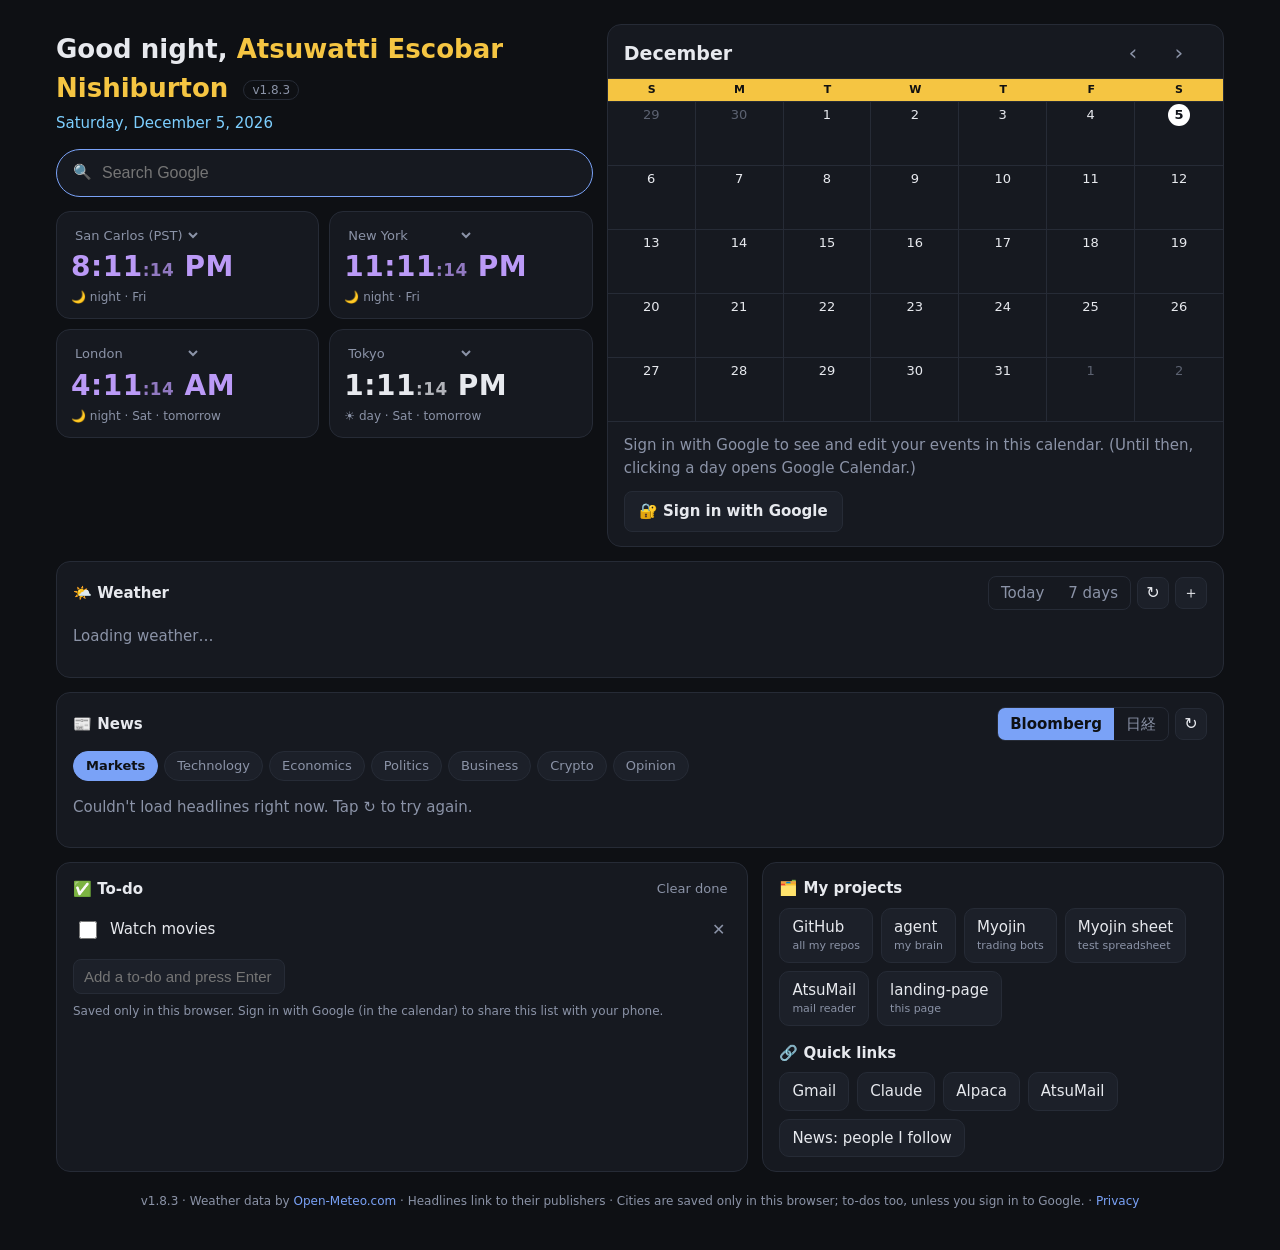
<file: index.html>
<!DOCTYPE html>
<html lang="en">
<head>
  <meta charset="utf-8">
  <meta name="viewport" content="width=device-width, initial-scale=1">
  <meta name="theme-color" content="#0e1014">
  <title>Atsushi's landing page</title>
  <link rel="icon" href="data:image/svg+xml,<svg xmlns='http://www.w3.org/2000/svg' viewBox='0 0 100 100'><text y='.9em' font-size='90'>🏠</text></svg>">
  <link rel="manifest" href="manifest.webmanifest">
  <link rel="apple-touch-icon" href="icons/icon-192.png">
  <link rel="stylesheet" href="css/style.css?v=1.8.3">
</head>
<body>
  <main class="page">
    <div class="top-grid">
    <header class="top">
      <div class="hello">
        <h1 id="greeting">Hello</h1>
        <div id="today" class="muted"></div>
      </div>
    </header>
    <form class="search" action="https://www.google.com/search" method="get" role="search">
      <span aria-hidden="true">🔍</span>
      <input id="search" name="q" type="search" placeholder="Search Google" autocomplete="off" aria-label="Search Google">
      <kbd class="key-hint" title="Press / to jump to the search box" aria-hidden="true">/</kbd>
    </form>
    <section class="clocks-area" aria-label="World clocks">
      <div id="clocks" class="clocks"></div>
    </section>
    <section class="card cal-card" aria-labelledby="gcal-title">
      <div class="card-head mg-head">
        <h2 id="gcal-title" class="mg-title"><button type="button" id="cal-title" class="cal-title" title="Back to this month"></button></h2>
        <div class="month-nav">
          <button type="button" id="cal-prev" class="cal-nav" aria-label="Previous month">‹</button>
          <button type="button" id="cal-next" class="cal-nav" aria-label="Next month">›</button>
        </div>
        <div class="head-tools">
          <button type="button" id="gcal-signout" class="link-btn" hidden>Sign out</button>
          <button type="button" id="gcal-refresh" class="icon-btn" title="Refresh calendar" aria-label="Refresh calendar" hidden>↻</button>
          <button type="button" id="gcal-add" class="add-pill" title="Add event" aria-label="Add event" hidden>＋</button>
        </div>
      </div>
      <div id="month-grid" class="month-grid"></div>
      <div id="gcal-body" class="gcal-body"></div>
    </section>
    </div>

    <section class="card" aria-labelledby="weather-title">
      <div class="card-head">
        <h2 id="weather-title">🌤️ Weather</h2>
        <div class="head-tools">
          <div class="switch" role="group" aria-label="Weather view">
            <button type="button" data-mode="today">Today</button>
            <button type="button" data-mode="week">7 days</button>
          </div>
          <button type="button" id="weather-refresh" class="icon-btn" title="Refresh weather" aria-label="Refresh weather">↻</button>
          <button type="button" id="city-add-toggle" class="icon-btn" title="Add a city" aria-label="Add a city">＋</button>
        </div>
      </div>
      <form id="city-form" class="city-form" hidden>
        <input id="city-input" type="text" placeholder="Type a city, like Seattle" autocomplete="off" aria-label="City name">
        <button type="submit">Find</button>
        <div id="city-results" class="city-results"></div>
      </form>
      <div id="weather" class="weather"><p class="muted">Loading weather…</p></div>
      <div id="weather-updated" class="tiny muted"></div>
    </section>

    <section class="card" aria-labelledby="news-title">
      <div class="card-head">
        <h2 id="news-title">📰 News</h2>
        <div class="head-tools">
          <div id="news-sources" class="switch" role="tablist" aria-label="News source"></div>
          <button type="button" id="news-refresh" class="icon-btn" title="Refresh news" aria-label="Refresh news">↻</button>
        </div>
      </div>
      <div id="news-genres" class="news-genres" role="tablist" aria-label="Genre"></div>
      <div id="news-list" class="news-list"><p class="muted">Loading news…</p></div>
      <div id="news-updated" class="tiny muted"></div>
    </section>

    <div class="two-col">
      <section class="card" aria-labelledby="todo-title">
        <div class="card-head">
          <h2 id="todo-title">✅ To-do</h2>
          <button type="button" id="todo-clear" class="link-btn">Clear done</button>
        </div>
        <ul id="todo-list" class="todo-list"></ul>
        <form id="todo-form">
          <input id="todo-input" type="text" placeholder="Add a to-do and press Enter" autocomplete="off" aria-label="New to-do">
        </form>
        <div id="todo-status" class="tiny muted todo-status" role="status"></div>
      </section>

      <section class="card" aria-labelledby="proj-title">
        <h2 id="proj-title">🗂️ My projects</h2>
        <div id="projects" class="chips"></div>
        <h2 class="spaced">🔗 Quick links</h2>
        <div id="links" class="chips"></div>
      </section>
    </div>

    <footer class="tiny muted">
      <span id="version"></span> ·
      Weather data by <a href="https://open-meteo.com/">Open-Meteo.com</a> ·
      Headlines link to their publishers ·
      Cities are saved only in this browser; to-dos too, unless you sign in to Google. ·
      <a href="privacy.html">Privacy</a>
    </footer>
  </main>

  <script src="js/config.js?v=1.8.3"></script>
  <script src="js/app.js?v=1.8.3"></script>
  <script src="https://accounts.google.com/gsi/client" async defer></script>
  <script src="js/calendar.js?v=1.8.3"></script>
  <script src="js/todo.js?v=1.8.3"></script>
  <script src="js/news.js?v=1.8.3"></script>
</body>
</html>
</file>
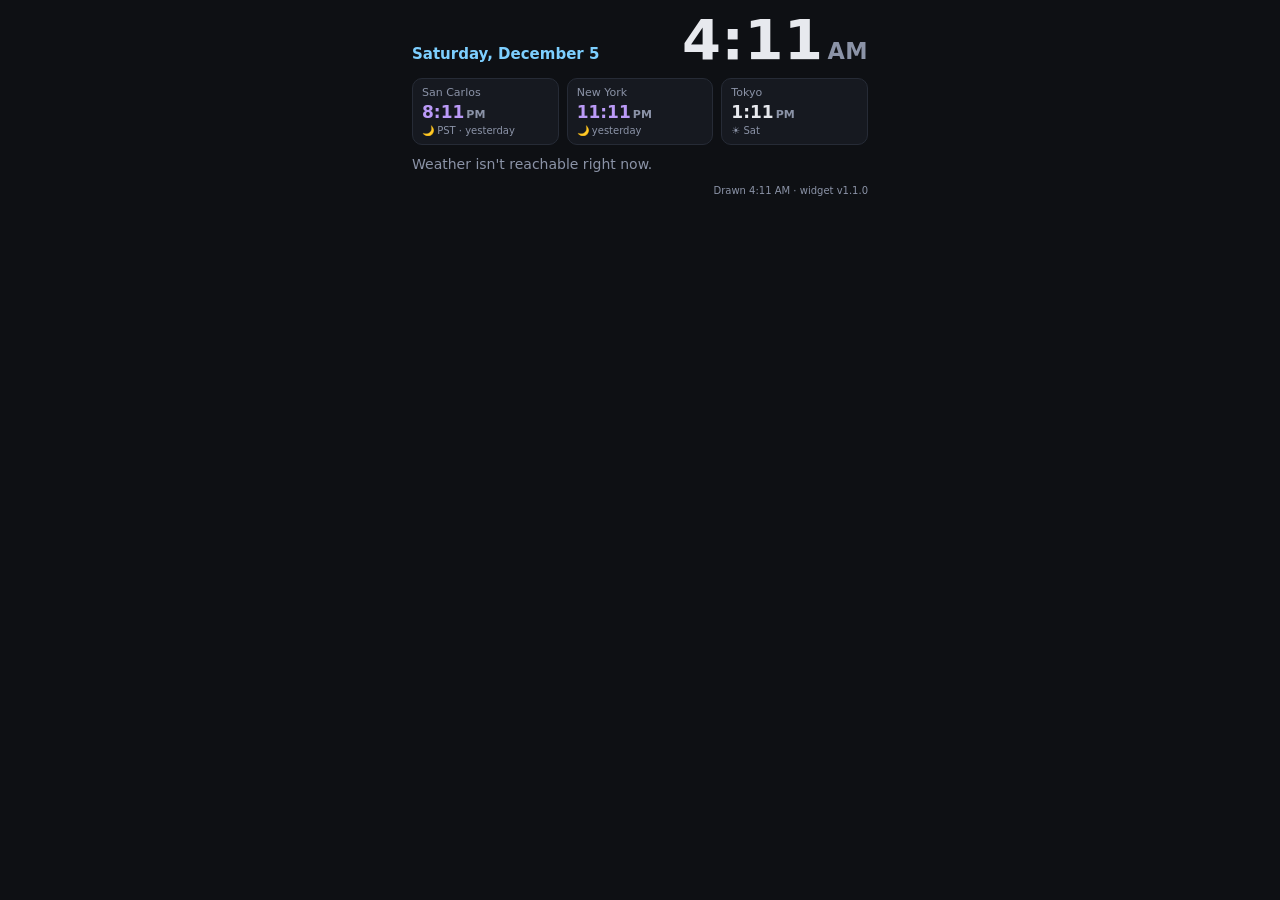
<file: widget/index.html>
<!DOCTYPE html>
<html lang="en">
<head>
  <meta charset="utf-8">
  <meta name="viewport" content="width=device-width, initial-scale=1">
  <meta name="theme-color" content="#0e1014">
  <title>Atsushi's widget</title>
  <link rel="icon" href="../icons/icon-192.png">
  <link rel="stylesheet" href="widget.css">
</head>
<body>
  <a id="open" class="widget" href="../" aria-label="Open the full landing page">
    <header class="now">
      <div id="date" class="date"></div>
      <div id="time" class="time"></div>
    </header>

    <section id="clocks" class="clocks" aria-label="World clocks"></section>

    <section class="block" aria-label="Weather">
      <div id="weather" class="weather"><p class="muted">Loading weather…</p></div>
      <div id="compare" class="compare"></div>
    </section>

    <footer id="foot" class="foot"></footer>
  </a>

  <script src="config.js"></script>
  <script src="widget.js"></script>
</body>
</html>
</file>
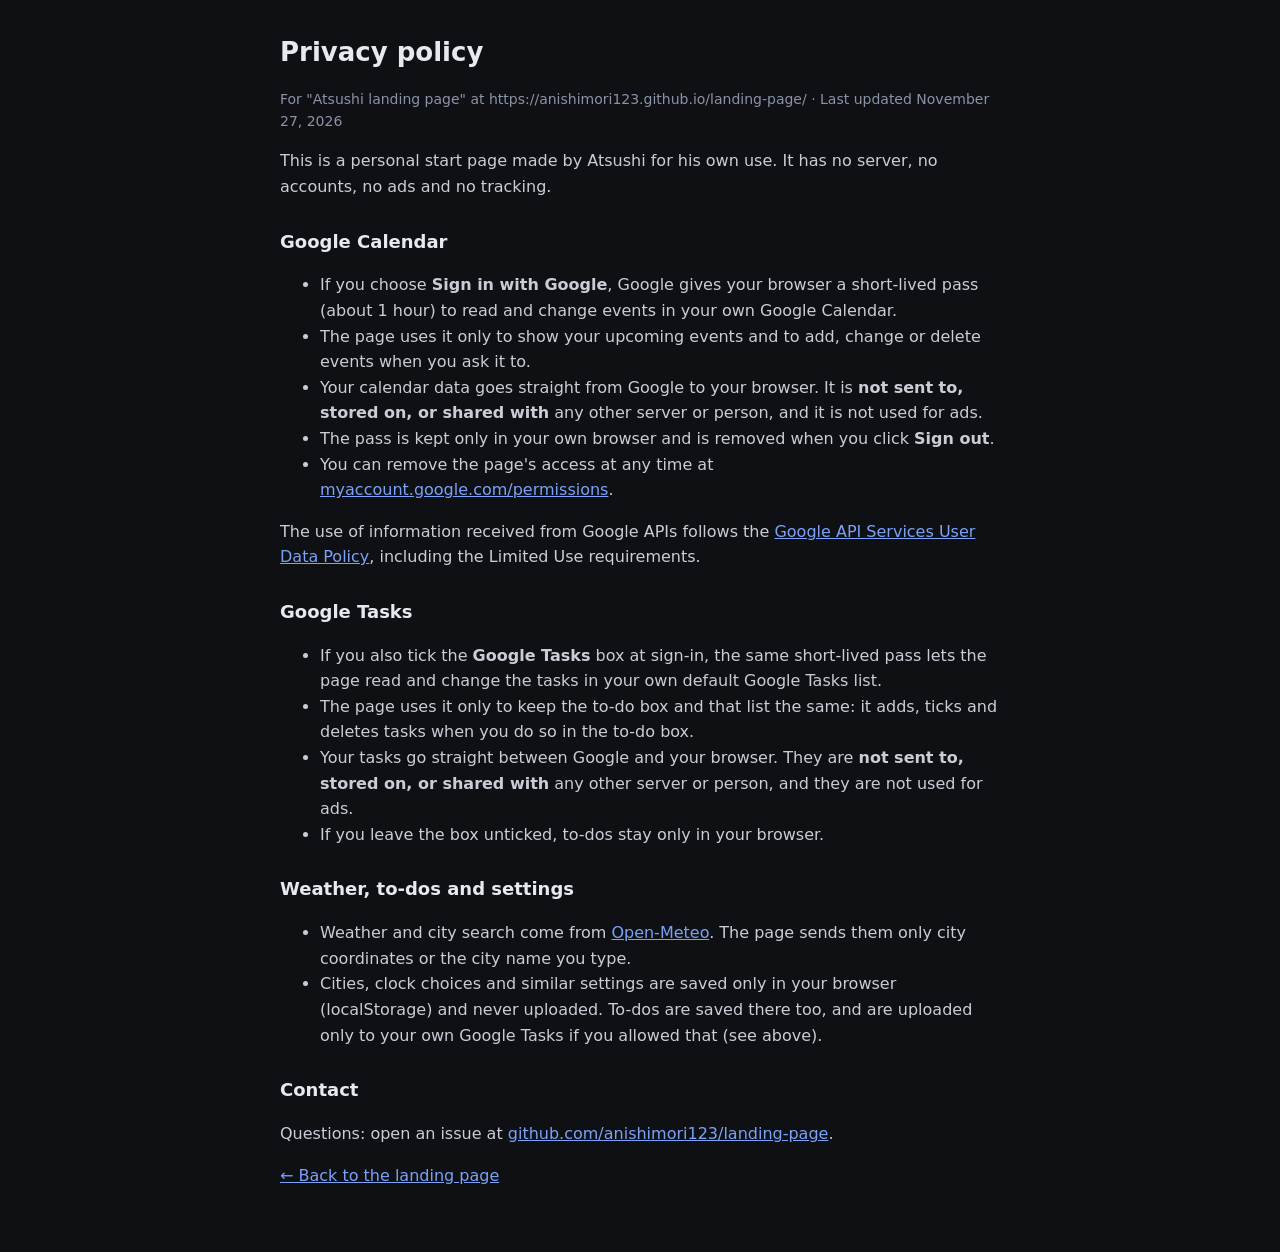
<file: privacy.html>
<!DOCTYPE html>
<html lang="en">
<head>
  <meta charset="utf-8">
  <meta name="viewport" content="width=device-width, initial-scale=1">
  <meta name="theme-color" content="#0e1014">
  <title>Privacy policy · Atsushi's landing page</title>
  <style>
    body { margin: 0; background: #0e1014; color: #e7e9ee; font: 16px/1.6 system-ui, -apple-system, "Segoe UI", Roboto, sans-serif; }
    main { max-width: 720px; margin: 0 auto; padding: 32px 18px 48px; }
    h1 { font-size: 26px; margin: 0 0 4px; }
    h2 { font-size: 18px; margin: 28px 0 6px; }
    p, li { color: #c9cdd6; }
    .muted { color: #8b93a7; font-size: 14px; }
    a { color: #7aa2f7; }
  </style>
</head>
<body>
  <main>
    <h1>Privacy policy</h1>
    <p class="muted">For "Atsushi landing page" at https://anishimori123.github.io/landing-page/ · Last updated November 27, 2026</p>

    <p>This is a personal start page made by Atsushi for his own use. It has no server, no accounts, no ads and no tracking.</p>

    <h2>Google Calendar</h2>
    <ul>
      <li>If you choose <strong>Sign in with Google</strong>, Google gives your browser a short-lived pass (about 1 hour) to read and change events in your own Google Calendar.</li>
      <li>The page uses it only to show your upcoming events and to add, change or delete events when you ask it to.</li>
      <li>Your calendar data goes straight from Google to your browser. It is <strong>not sent to, stored on, or shared with</strong> any other server or person, and it is not used for ads.</li>
      <li>The pass is kept only in your own browser and is removed when you click <strong>Sign out</strong>.</li>
      <li>You can remove the page's access at any time at <a href="https://myaccount.google.com/permissions">myaccount.google.com/permissions</a>.</li>
    </ul>
    <p>The use of information received from Google APIs follows the <a href="https://developers.google.com/terms/api-services-user-data-policy">Google API Services User Data Policy</a>, including the Limited Use requirements.</p>

    <h2>Google Tasks</h2>
    <ul>
      <li>If you also tick the <strong>Google Tasks</strong> box at sign-in, the same short-lived pass lets the page read and change the tasks in your own default Google Tasks list.</li>
      <li>The page uses it only to keep the to-do box and that list the same: it adds, ticks and deletes tasks when you do so in the to-do box.</li>
      <li>Your tasks go straight between Google and your browser. They are <strong>not sent to, stored on, or shared with</strong> any other server or person, and they are not used for ads.</li>
      <li>If you leave the box unticked, to-dos stay only in your browser.</li>
    </ul>

    <h2>Weather, to-dos and settings</h2>
    <ul>
      <li>Weather and city search come from <a href="https://open-meteo.com/">Open-Meteo</a>. The page sends them only city coordinates or the city name you type.</li>
      <li>Cities, clock choices and similar settings are saved only in your browser (localStorage) and never uploaded. To-dos are saved there too, and are uploaded only to your own Google Tasks if you allowed that (see above).</li>
    </ul>

    <h2>Contact</h2>
    <p>Questions: open an issue at <a href="https://github.com/anishimori123/landing-page/issues">github.com/anishimori123/landing-page</a>.</p>

    <p><a href="./">← Back to the landing page</a></p>
  </main>
</body>
</html>
</file>
<file: css/style.css>
/* Dark theme, like AtsuMail */
:root {
  --bg: #0e1014;
  --card: #161920;
  --card-2: #1c2029;
  --border: #262b36;
  --text: #e7e9ee;
  --muted: #8b93a7;
  --accent: #7aa2f7;
  --good: #9ece6a;
  --rain: #7dcfff;
  --night: #bb9af7;
  --yellow: #f5c542;
  --radius: 14px;
}
* { box-sizing: border-box; }
html, body { margin: 0; background: var(--bg); color: var(--text); }
body { font: 15px/1.5 system-ui, -apple-system, "Segoe UI", Roboto, sans-serif; }
a { color: var(--accent); text-decoration: none; }
a:hover { text-decoration: underline; }
h1 { font-size: 26px; font-weight: 600; margin: 0; }
h2 { font-size: 15px; font-weight: 600; margin: 0; color: var(--text); }
.muted { color: var(--muted); }
.tiny { font-size: 12px; }
.spaced { margin-top: 16px; }

.page { max-width: 1200px; margin: 0 auto; padding: 24px 16px 40px; display: grid; gap: 14px; }
/* Top: greeting, search and clocks on the left; month calendar on the right */
.top-grid { display: grid; grid-template-columns: minmax(0, 1fr) minmax(0, 1.15fr); grid-template-areas: "hello cal" "search cal" "clocks cal"; grid-template-rows: auto auto 1fr; gap: 14px; align-items: start; }
.top-grid > .top { grid-area: hello; }
.top-grid > .search { grid-area: search; }
.top-grid > .clocks-area { grid-area: clocks; }
.top-grid > .cal-card { grid-area: cal; }
.clocks-area .clocks { grid-template-columns: repeat(2, minmax(0, 1fr)); }
.top { display: flex; justify-content: space-between; align-items: flex-start; flex-wrap: wrap; gap: 12px; }
.hello { display: grid; gap: 4px; padding-top: 6px; min-width: 0; }
.nick { color: var(--yellow); }
/* Small version number next to my name */
.ver { font-size: 12px; font-weight: 500; color: var(--muted); border: 1px solid var(--border); border-radius: 999px; padding: 2px 8px; margin-left: 6px; vertical-align: middle; white-space: nowrap; }
#today { color: #7dcfff; }

/* My calendar: month view like the phone widget */
.mg-head { margin-bottom: 6px; }
.mg-title { flex: 1; margin: 0; }
.cal-title { background: none; border: 0; padding: 0; font-size: 19px; font-weight: 700; color: var(--text); }
.cal-title:hover { color: var(--accent); }
.month-nav { display: flex; gap: 18px; margin-right: 6px; }
.cal-nav { background: none; border: 0; color: var(--muted); font-size: 22px; line-height: 1; width: 28px; height: 28px; padding: 0; }
.cal-nav:hover { color: var(--text); }
.add-pill { background: #f1f1f1; color: #222; border: 0; border-radius: 999px; font-size: 18px; line-height: 1; padding: 4px 16px; }
.add-pill:hover { background: #fff; }
.month-grid { display: grid; grid-template-columns: repeat(7, minmax(0, 1fr)); border-top: 1px solid var(--border); margin: 0 -16px 12px; }
.mg-dow { text-align: center; color: #111; font-weight: 600; background: var(--yellow); font-size: 11px; padding: 3px 0; border-bottom: 1px solid var(--border); }
.mg-day { min-height: 64px; padding: 2px 2px 4px; border-right: 1px solid var(--border); border-bottom: 1px solid var(--border); cursor: pointer; display: flex; flex-direction: column; gap: 2px; min-width: 0; }
.mg-day:nth-child(7n) { border-right: 0; }
.mg-day:hover { background: var(--card-2); }
.mg-day.selected { box-shadow: inset 0 0 0 2px var(--accent); }
.mg-day.other .mg-num { color: var(--muted); opacity: .6; }
.mg-num { text-align: center; font-size: 13px; }
.mg-num span { display: inline-grid; place-items: center; min-width: 22px; height: 22px; border-radius: 50%; }
.mg-day.today .mg-num span { background: #fff; color: #10131a; font-weight: 700; }
.ev-box { display: block; width: 100%; border: 0; border-radius: 4px; padding: 1px 4px; font-size: 11px; line-height: 1.35; text-align: left; white-space: nowrap; overflow: hidden; text-overflow: ellipsis; cursor: pointer; }
.ev-box:hover { filter: brightness(1.12); }
.ev-more { font-size: 11px; color: var(--muted); padding-left: 4px; }

/* Day details under the grid */
.add-btn { font-size: 13px; padding: 5px 10px; }
.google-btn { margin-top: 4px; font-weight: 600; padding: 8px 14px; }
.gcal-body .muted { margin: 4px 0 8px; }
.gcal-day { margin-bottom: 10px; }
.gcal-day-head { display: flex; justify-content: space-between; align-items: baseline; gap: 8px; margin: 2px 0 6px; }
.gcal-date { font-size: 13px; color: var(--muted); font-weight: 600; }
.gcal-date.is-today { color: var(--yellow); }
.gcal-event { display: flex; align-items: baseline; gap: 10px; width: 100%; text-align: left; background: var(--card-2); border: 1px solid var(--border); border-radius: 8px; padding: 7px 10px; margin-bottom: 5px; }
.gcal-dot { flex: none; width: 9px; height: 9px; border-radius: 50%; align-self: center; }
.gcal-time { flex: none; min-width: 128px; color: var(--muted); font-size: 13px; font-variant-numeric: tabular-nums; }
.gcal-title { overflow-wrap: anywhere; }
.gcal-title small { color: var(--muted); }
.gcal-none { color: var(--muted); font-size: 13px; padding: 2px 0 4px; }
.gcal-note { font-size: 13px; color: var(--muted); margin-bottom: 8px; }
.gcal-form { display: grid; gap: 10px; max-width: 520px; }
.gcal-form-title { font-weight: 600; }
.gcal-form label { display: grid; gap: 4px; font-size: 13px; color: var(--muted); }
.gcal-form label.check { display: flex; align-items: center; gap: 8px; color: var(--text); }
.gcal-form input:not([type=checkbox]), .gcal-form select { background: var(--card-2); border: 1px solid var(--border); border-radius: 8px; color: var(--text); padding: 8px 10px; font: inherit; color-scheme: dark; }
.gcal-form input:focus, .gcal-form select:focus { border-color: var(--accent); outline: none; }
.gcal-form .row { display: grid; grid-template-columns: 1fr 1fr; gap: 10px; }
.gcal-form.all-day .time-field { visibility: hidden; }
.gcal-actions { display: flex; flex-wrap: wrap; align-items: center; gap: 8px; }
.gcal-actions .primary { background: var(--accent); color: #0e1014; border-color: var(--accent); font-weight: 600; }
.danger { color: #f7768e; }
.danger:hover { border-color: #f7768e; }
.gcal-error { color: #f7768e; font-size: 13px; min-height: 1em; }
.gcal-confirm { display: flex; flex-wrap: wrap; align-items: center; gap: 8px; font-size: 13px; padding: 8px 10px; border: 1px solid #f7768e; border-radius: 8px; }
.gcal-confirm[hidden] { display: none; }
@media (max-width: 720px) {
  .mg-day { min-height: 58px; padding: 2px 1px 3px; gap: 2px; }
  .ev-box { font-size: 10px; padding: 1px 3px; border-radius: 4px; }
  .mg-num { font-size: 13px; }
  .mg-num span { min-width: 22px; height: 22px; }
  .cal-title { font-size: 18px; }
  .month-nav { gap: 6px; }
  .add-pill { padding: 4px 16px; }
  .gcal-event { flex-wrap: wrap; gap: 4px 10px; }
  .gcal-time { min-width: 0; }
}

.search { display: flex; align-items: center; gap: 10px; background: var(--card); border: 1px solid var(--border); border-radius: 999px; padding: 4px 16px; }
.search input { flex: 1; background: transparent; border: 0; color: var(--text); font-size: 16px; padding: 10px 0; outline: none; }
.search:focus-within { border-color: var(--accent); }
/* Small "/" key hint (computers only; hidden while typing and on phones) */
.key-hint { font: 12px/1 ui-monospace, Consolas, monospace; color: var(--muted); border: 1px solid var(--border); border-radius: 5px; padding: 3px 7px; }
.search:focus-within .key-hint { visibility: hidden; }
@media (max-width: 720px) { .key-hint { display: none; } }

.card { background: var(--card); border: 1px solid var(--border); border-radius: var(--radius); padding: 14px 16px; }
.card-head { display: flex; justify-content: space-between; align-items: center; gap: 8px; margin-bottom: 10px; flex-wrap: wrap; }
.head-tools { display: flex; align-items: center; gap: 6px; }

button { font: inherit; color: var(--text); background: var(--card-2); border: 1px solid var(--border); border-radius: 8px; padding: 4px 10px; cursor: pointer; }
button:hover { border-color: var(--accent); }
.icon-btn { width: 32px; height: 32px; padding: 0; font-size: 16px; }
.link-btn { background: none; border: 0; color: var(--muted); font-size: 13px; padding: 2px 4px; }
.link-btn:hover { color: var(--accent); }
.switch { display: flex; border: 1px solid var(--border); border-radius: 8px; overflow: hidden; }
.switch button { border: 0; border-radius: 0; background: transparent; color: var(--muted); padding: 5px 12px; }
.switch button.on { background: var(--accent); color: #0e1014; font-weight: 600; }

/* Clocks */
.clocks { display: grid; grid-template-columns: repeat(4, minmax(0, 1fr)); gap: 10px; }
.clock { background: var(--card); border: 1px solid var(--border); border-radius: var(--radius); padding: 12px 14px; }
.clock .label { color: var(--muted); font-size: 13px; }
.clock-pick { max-width: 100%; background: transparent; color: var(--muted); border: 1px solid transparent; border-radius: 6px; font: inherit; font-size: 13px; padding: 1px 2px; margin-left: -3px; cursor: pointer; }
.clock-pick:hover, .clock-pick:focus { border-color: var(--border); color: var(--text); outline: none; }
.clock-pick option { background: var(--card); color: var(--text); }
.clock .time { font-size: 28px; font-weight: 600; letter-spacing: .5px; font-variant-numeric: tabular-nums; }
.clock .sub { font-size: 12px; color: var(--muted); }
.clock.night .time { color: var(--night); }
.clock .time .sec { font-size: 0.6em; opacity: .75; }

/* °F big, °C next to it in smaller grey */
.city .now .c { font-size: 15px; font-weight: 500; color: var(--muted); margin-left: 8px; }
.c-line { color: var(--muted); font-size: 12px; }
.week td .hl { display: block; }
.week td .c-line { font-size: 11px; }
.unit { font-size: 10px; color: var(--muted); margin-left: 1px; }

/* Weather: today */
.weather-today { display: grid; grid-template-columns: repeat(auto-fit, minmax(150px, 1fr)); gap: 10px; }
.city { position: relative; background: var(--card-2); border: 1px solid var(--border); border-radius: 12px; padding: 10px 12px; }
.city .name { font-size: 13px; color: var(--muted); padding-right: 18px; }
.city .now { font-size: 26px; font-weight: 600; }
.city .icon { font-size: 22px; margin-right: 6px; }
.city .desc { font-size: 12px; color: var(--muted); }
.city .hl { font-size: 13px; }
.rain { color: var(--rain); font-size: 12px; }
.remove { position: absolute; top: 6px; right: 6px; width: 22px; height: 22px; padding: 0; font-size: 13px; line-height: 1; background: transparent; border: 0; color: var(--muted); }
.remove:hover { color: #f7768e; }

/* Weather: 7 days */
.table-wrap { overflow-x: auto; }
.week { width: 100%; border-collapse: collapse; min-width: 640px; }
.week th, .week td { padding: 8px 6px; text-align: center; border-bottom: 1px solid var(--border); white-space: nowrap; }
.week th { font-size: 12px; color: var(--muted); font-weight: 600; }
.week th:first-child, .week td:first-child { text-align: left; position: sticky; left: 0; background: var(--card); }
.week td .icon { font-size: 18px; display: block; }
.week td .hl { font-size: 13px; }
.week td .lo { color: var(--muted); }
.week tr:last-child td { border-bottom: 0; }

.city-form { display: flex; flex-wrap: wrap; gap: 8px; margin-bottom: 12px; }
.city-form[hidden] { display: none; }
.city-form input, #todo-input { flex: 1; min-width: 180px; background: var(--card-2); border: 1px solid var(--border); border-radius: 8px; color: var(--text); padding: 8px 10px; font-size: 15px; outline: none; }
.city-form input:focus, #todo-input:focus { border-color: var(--accent); }
.city-results { flex-basis: 100%; display: flex; flex-wrap: wrap; gap: 6px; }

/* Two columns */
.two-col { display: grid; grid-template-columns: minmax(0, 3fr) minmax(0, 2fr); gap: 14px; }

/* To-do */
.todo-list { list-style: none; margin: 0 0 10px; padding: 0; }
.todo-list li { display: flex; align-items: center; gap: 10px; padding: 7px 2px; border-bottom: 1px solid var(--border); }
.todo-list li:last-child { border-bottom: 0; }
.todo-list input[type=checkbox] { width: 18px; height: 18px; accent-color: var(--good); }
.todo-list .text { flex: 1; overflow-wrap: anywhere; }
.todo-list li.done .text { color: var(--muted); text-decoration: line-through; }
.todo-list .del { background: none; border: 0; color: var(--muted); font-size: 16px; padding: 0 4px; }
.todo-list .del:hover { color: #f7768e; }
.empty { color: var(--muted); font-size: 13px; padding: 6px 2px; }
.todo-status { margin-top: 8px; }
.todo-status.warn { color: var(--yellow); }

/* Chips */
.chips { display: flex; flex-wrap: wrap; gap: 8px; margin-top: 8px; }
.chip { display: inline-flex; flex-direction: column; background: var(--card-2); border: 1px solid var(--border); border-radius: 10px; padding: 7px 12px; color: var(--text); }
.chip:hover { border-color: var(--accent); text-decoration: none; }
.chip small { color: var(--muted); font-size: 11px; }

footer { text-align: center; padding-top: 6px; }

/* Phone */
@media (max-width: 960px) {
  .top-grid { grid-template-columns: minmax(0, 1fr); grid-template-areas: "hello" "search" "cal" "clocks"; grid-template-rows: none; }
}
@media (max-width: 720px) {
  .clocks { grid-template-columns: repeat(2, minmax(0, 1fr)); }
  .two-col { grid-template-columns: minmax(0, 1fr); }
  .clock .time { font-size: 24px; }
  h1 { font-size: 22px; }
}

/* News box */
.news-genres { display: flex; flex-wrap: wrap; gap: 6px; margin-bottom: 10px; }
.pill { border-radius: 999px; padding: 4px 12px; font-size: 13px; color: var(--muted); }
.pill.on { background: var(--accent); border-color: var(--accent); color: #0e1014; font-weight: 600; }
.news-list ol { margin: 0; padding-left: 22px; display: grid; gap: 6px; }
.news-list li { line-height: 1.4; }
.news-list li::marker { color: var(--muted); font-size: 12px; }
.news-list a { color: var(--text); }
.news-list a:hover { color: var(--accent); }
.news-time { color: var(--muted); font-size: 12px; margin-left: 8px; white-space: nowrap; }
.news-links { display: grid; grid-template-columns: repeat(auto-fill, minmax(120px, 1fr)); gap: 8px; margin-bottom: 12px; }
.news-link { display: block; text-align: center; background: var(--card-2); border: 1px solid var(--border); border-radius: 10px; padding: 12px 8px; color: var(--text); font-weight: 600; }
.news-link:hover { border-color: var(--accent); color: var(--accent); text-decoration: none; }
.news-search { display: flex; gap: 8px; }
.news-search input { flex: 1; background: var(--card-2); border: 1px solid var(--border); border-radius: 8px; color: var(--text); padding: 8px 10px; font: inherit; outline: none; }
.news-search input:focus { border-color: var(--accent); }
</file>
<file: widget/widget.css>
/* Widget look: same dark colors as the full page, but its own file on purpose */
:root {
  --bg: #0e1014;
  --card: #161920;
  --border: #262b36;
  --text: #e7e9ee;
  --muted: #8b93a7;
  --yellow: #f5c542;
  --blue: #7dcfff;
  --night: #bb9af7;
}
* { box-sizing: border-box; }
html, body { margin: 0; background: var(--bg); color: var(--text); }
body { font: 14px/1.35 system-ui, -apple-system, "Segoe UI", Roboto, sans-serif; }
p { margin: 0; }
.muted { color: var(--muted); }

/* The whole widget is one big link to the full page */
.widget { display: grid; gap: 10px; max-width: 480px; margin: 0 auto; padding: 12px; color: inherit; text-decoration: none; }

/* 1. Date and local time, big */
.now { display: flex; align-items: baseline; justify-content: space-between; gap: 10px; flex-wrap: wrap; }
.date { color: var(--blue); font-size: 15px; font-weight: 600; }
.time { font-size: clamp(38px, 13vw, 56px); font-weight: 700; line-height: 1; font-variant-numeric: tabular-nums; letter-spacing: .5px; }
.time small { font-size: .4em; font-weight: 600; color: var(--muted); margin-left: 4px; }

/* 2. Three small clocks */
.clocks { display: grid; grid-template-columns: repeat(3, minmax(0, 1fr)); gap: 8px; }
.clock { background: var(--card); border: 1px solid var(--border); border-radius: 10px; padding: 7px 9px; min-width: 0; }
.clock .label { font-size: 11px; color: var(--muted); white-space: nowrap; overflow: hidden; text-overflow: ellipsis; }
.clock .t { font-size: 17px; font-weight: 600; font-variant-numeric: tabular-nums; white-space: nowrap; }
.clock .t small { font-size: .65em; color: var(--muted); margin-left: 2px; }
.clock.night .t { color: var(--night); }
.clock .sub { font-size: 10px; color: var(--muted); white-space: nowrap; overflow: hidden; text-overflow: ellipsis; }

/* 3. Weather: two cities side by side */
.weather { display: grid; grid-template-columns: repeat(2, minmax(0, 1fr)); gap: 8px; }
.weather > p { grid-column: 1 / -1; }
.city { background: var(--card); border: 1px solid var(--border); border-radius: 10px; padding: 8px 10px; min-width: 0; }
.city .name { font-size: 11px; color: var(--muted); }
.city .temp { font-size: 26px; font-weight: 700; line-height: 1.15; white-space: nowrap; }
.city .temp .icon { font-size: 20px; margin-right: 4px; }
.city .temp small { font-size: 13px; font-weight: 500; color: var(--muted); margin-left: 5px; }
.city .line { font-size: 12px; color: var(--muted); white-space: nowrap; overflow: hidden; text-overflow: ellipsis; }
.city .rain { color: var(--blue); }
.compare { font-size: 12px; color: var(--yellow); margin-top: 6px; }
.compare:empty { display: none; }

.foot { font-size: 10px; color: var(--muted); text-align: right; }

/* Very narrow widgets */
@media (max-width: 300px) {
  .clocks { grid-template-columns: repeat(2, minmax(0, 1fr)); }
  .weather { grid-template-columns: minmax(0, 1fr); }
}
</file>
